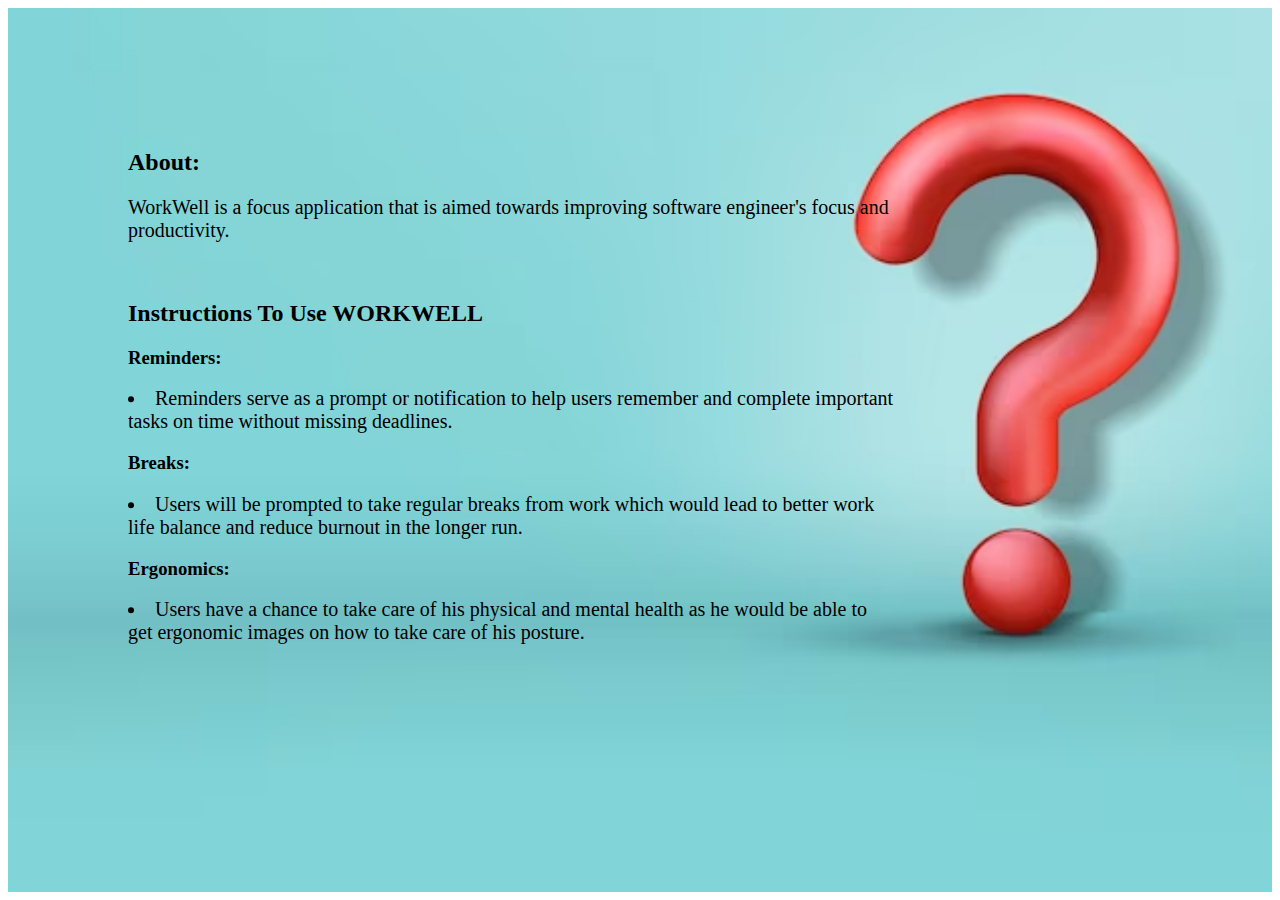
<file: help.html>
<html lang="en">
    <head>
        <title>Instructions To Use WORKWELL</title>
    </head>
    <style>
       .centered {
    position: absolute;
    top: 45%;
    left: 40%;
    transform: translate(-50%, -50%);
  }
        </style>
    <body> 
        <img src="background.avif" style="width:100%; height: 100%;">
        <div class="centered">
        <h2>About:</h2>
        <p style="font-size:20px">
            WorkWell is a focus application that is aimed towards improving software engineer's focus and productivity.</p>
            <br/>
        <h2>Instructions To Use WORKWELL</h2>
        <h3>Reminders:</h3>
        <li style="font-size:20px">Reminders serve as a prompt or notification to help users remember and complete important tasks on time without missing deadlines.</li>
        <h3>Breaks:</h3>
        <li style="font-size:20px">Users will be prompted to take regular breaks from work which would lead to better work life balance and reduce burnout in the longer run.</li>
        <h3>Ergonomics:</h3>
        <li style="font-size:20px">Users have a chance to take care of his physical and mental health as he would be able to get ergonomic images on how to take care of his posture. 
        </li>
        <br/><br/>
        
    </div>
    </body>
</html>
</file>
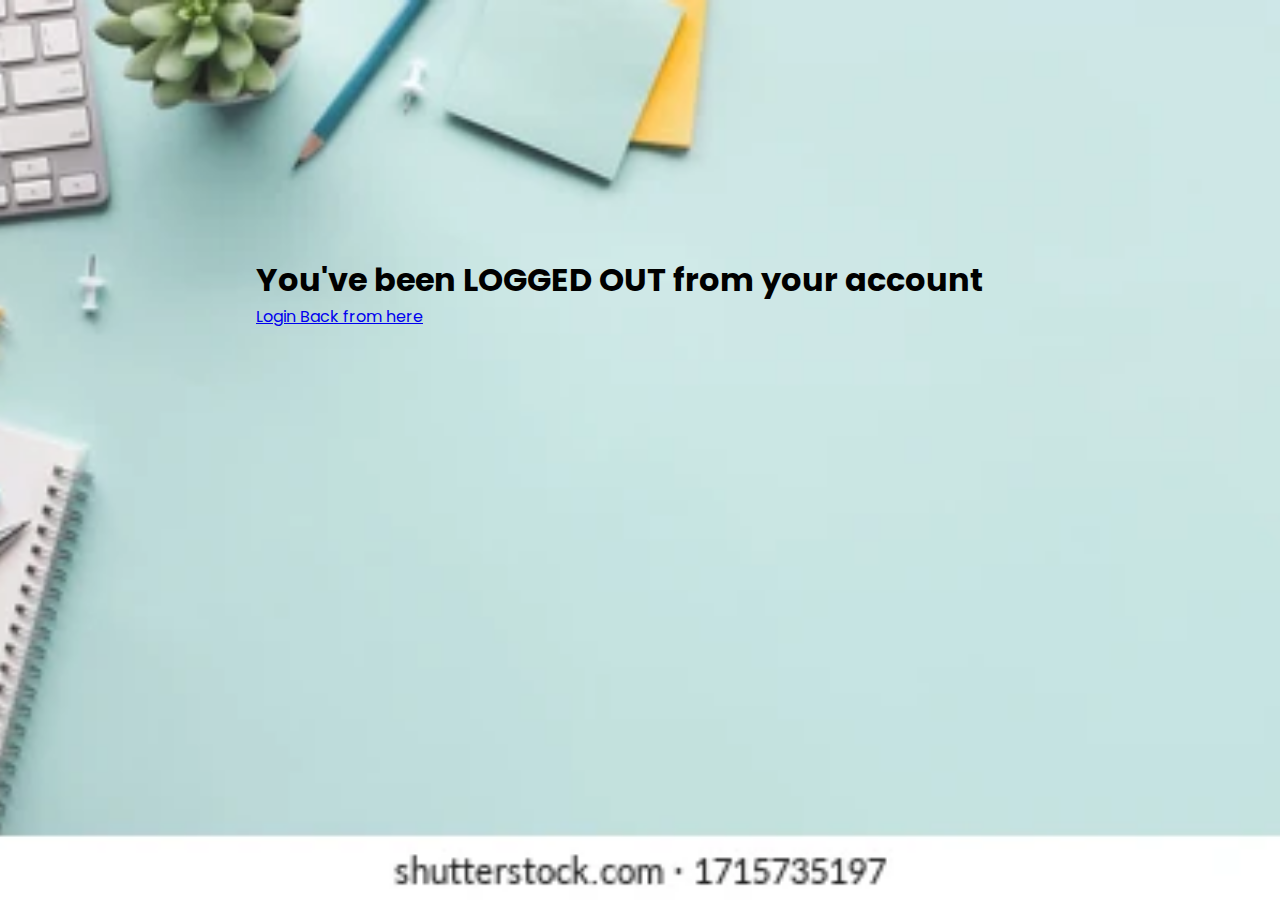
<file: loggedout.html>
<html lang="en">
    <head>
        <title>Loggedout</title>
        <link href="https://fonts.googleapis.com/css2?family=Poppins:wght@200&display=swap" rel="stylesheet">
        <link rel="stylesheet" href="style.css">
    </head>
    <style>
        html { 
  background: url(images/signup.webp) no-repeat center center fixed; 
  -webkit-background-size: cover;
  -moz-background-size: cover;
  -o-background-size: cover;
  background-size: cover;
}
.logout{
    margin-top: 20%;
    margin-left: 20%;
    align-items: center;
}
    
    </style>
    <body> 
        <div class="logout">
            <h1>You've been LOGGED OUT from your account</h3>
                <a href="login.php">Login Back from here</a>
        </div>

    </body>
</html>
</file>
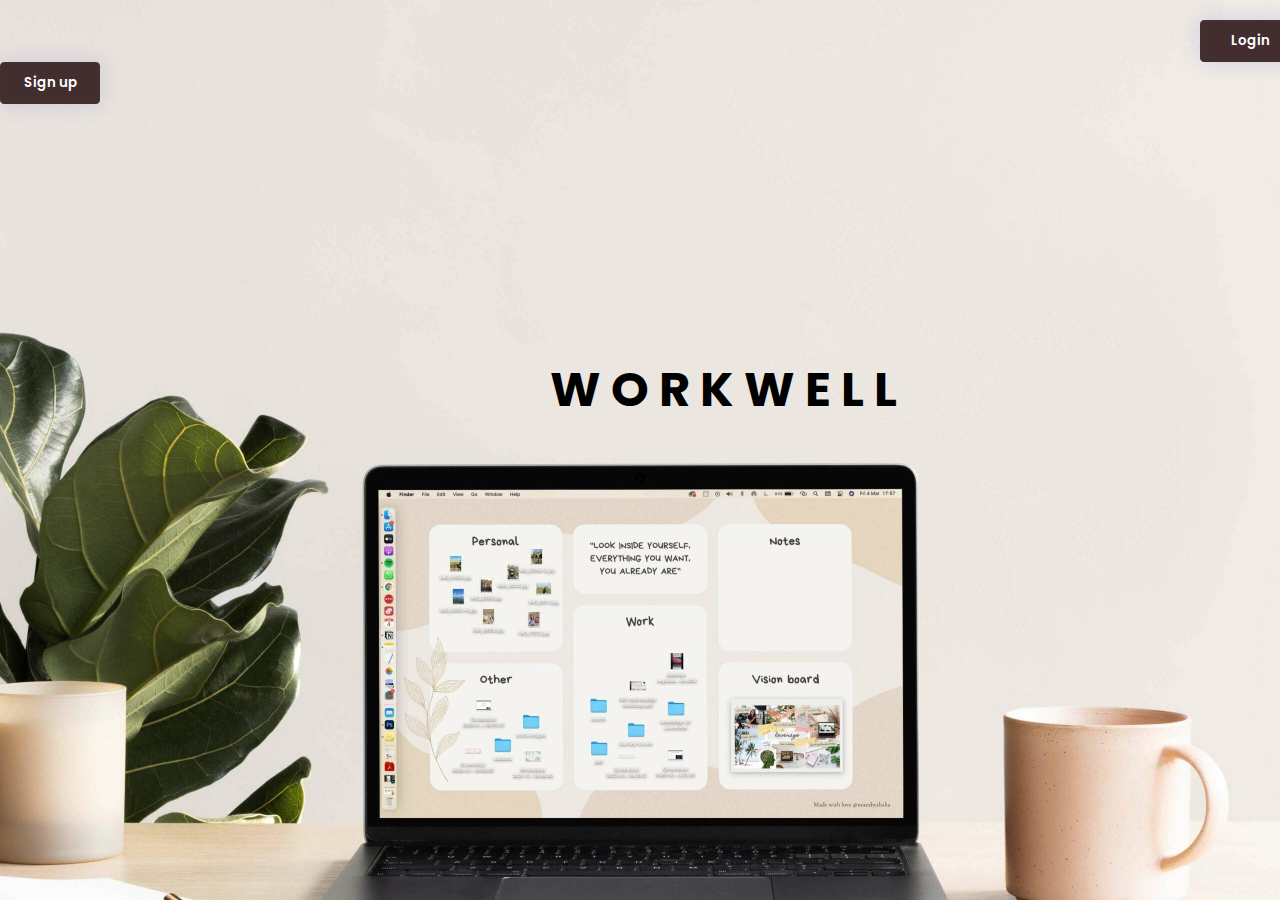
<file: main.html>
<!DOCTYPE html>
<html lang="en">
    <head>
        <meta charset="UTF-8">
        <meta name="viewport" content="width=device-width, initial-scale=1.0">
        <meta http-equiv="X-UA-Compatible" content="ie=edge">
        <link href="https://fonts.googleapis.com/css2?family=Poppins:wght@200&display=swap" rel="stylesheet">
        <link rel="stylesheet" href="style.css">
        <link
        rel="stylesheet"
        href="https://cdn.jsdelivr.net/npm/swiper@9/swiper-bundle.min.css"/>
        <title>Workwell</title>
        <style>
            html { 
            background: url(images/main1.jpeg) no-repeat center center fixed; 
            -webkit-background-size: cover;
            -moz-background-size: cover;
            -o-background-size: cover;
            background-size: cover;
            display: block;
            }
            /* h1{
                height: 10px;
                width: auto;
            
            margin-top:50%;
            margin-bottom: 50%;
            margin-left: 50%;
            margin-right: 50%;
            font-weight: bolder;
            text-orientation: sideways;
            }*/
            h1{
                orientation: center;
                margin-top: 250px;
                margin-left: 500px;
            }
        .reg {
        color: white;
        background-color: rgb(66, 46, 46);
        border: 1px solid rgb(66, 49, 49);
        margin-left:700px;
        margin: 0 auto;
        display: inline-block;
      }
      
      .log {
        color: white;
        background-color: rgb(66, 46, 46);
        border: 1px solid rgb(66, 49, 49);
        margin-left:800px;
        margin: 0 auto;
        display: inline-block;
      }
      
      .signin {
        width: 1000px;
        margin: 0 auto;
        display: inline;
        margin-left: 1200px;
        padding-top: 50px;
      }
      body
      {
        margin-top: 20px;
      }
      .title{
        font-weight: bolder;
        font-size: 3em;
        margin-top: 250px;
        margin-left:550px;
      }
            
        </style>
    </head>
    <body>
        <div class="signin">
            <button id="login" class="log" >Login</button>
            <button id="signup" class="reg">Sign up</button>
        </div>
            <div class="title">W O R K W E L L</div>
        
    <script type="text/javascript">
        document.getElementById("login").onclick = function () {
        location.href = "login.php";
        };

        document.getElementById("signup").onclick = function () {
        location.href = "signup.php";
        };
    </script>            
    </body>
</file>
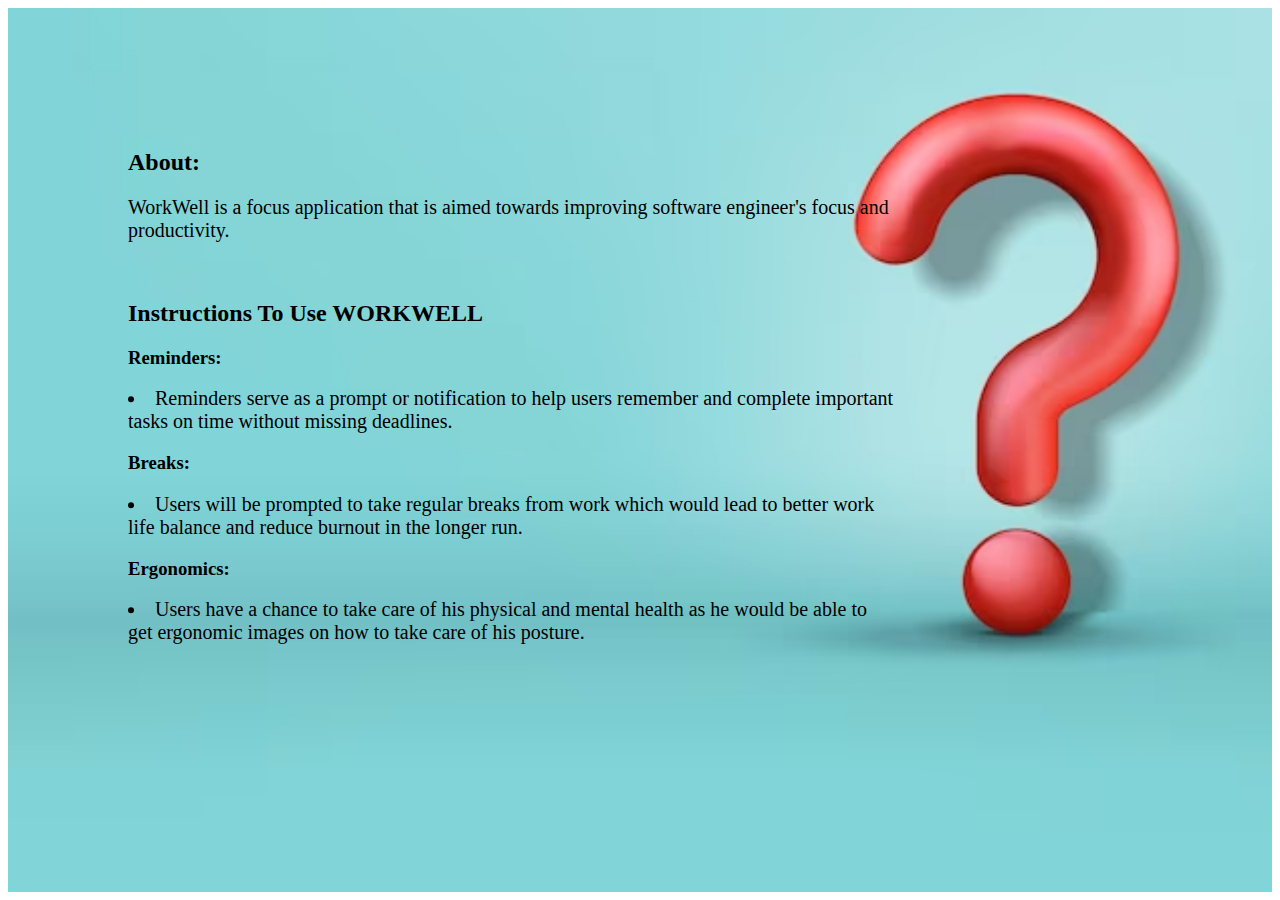
<file: html/help.html>
<html lang="en">
    <head>
        <title>Instructions To Use WORKWELL</title>
    </head>
    <style>
    /* Styling the HTML elements */
       .centered {
    position: absolute;
    top: 45%;
    left: 40%;
    transform: translate(-50%, -50%);
  }
        </style>
    <body> 
        <img src=" ../images/background.avif" style="width:100%; height: 100%;">
        <div class="centered">
        <h2>About:</h2>
        <p style="font-size:20px">
            WorkWell is a focus application that is aimed towards improving software engineer's focus and productivity.</p>
            <br/>
        <h2>Instructions To Use WORKWELL</h2>
        <!-- Adding instructions on how to use the WorkWell App -->
        <h3>Reminders:</h3>
        <!-- Adding Reminders -->
        <li style="font-size:20px">Reminders serve as a prompt or notification to help users remember and complete important tasks on time without missing deadlines.</li>
        <h3>Breaks:</h3>
        <!-- Adding Breaks -->
        <li style="font-size:20px">Users will be prompted to take regular breaks from work which would lead to better work life balance and reduce burnout in the longer run.</li>
        <h3>Ergonomics:</h3>
        <!-- Adding Ergonomics-->
        <li style="font-size:20px">Users have a chance to take care of his physical and mental health as he would be able to get ergonomic images on how to take care of his posture. 
        </li>
        <br/><br/>
    </div>
    </body>
</html>
</file>
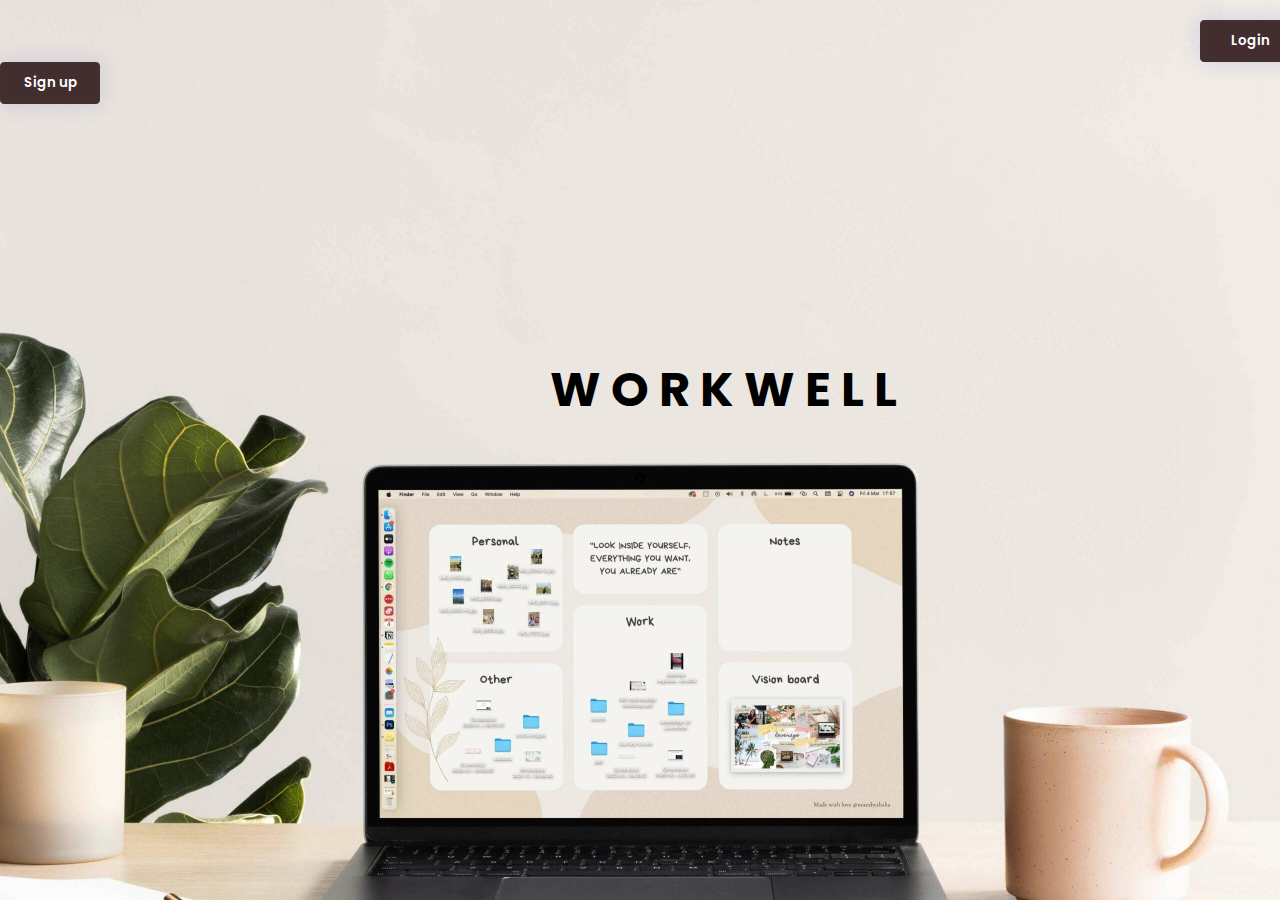
<file: html/home.html>
<!DOCTYPE html>
<html lang="en">
    <head>
        <meta charset="UTF-8">
        <meta name="viewport" content="width=device-width, initial-scale=1.0">
        <meta http-equiv="X-UA-Compatible" content="ie=edge">
        <link href="https://fonts.googleapis.com/css2?family=Poppins:wght@200&display=swap" rel="stylesheet">
        <link rel="stylesheet" href="../css/style.css">
        <link
        rel="stylesheet"
        href="https://cdn.jsdelivr.net/npm/swiper@9/swiper-bundle.min.css"/>
        <title>Workwell</title>
        <style>
          /* Styling the HTML elements */
            html { 
            background: url( ../images/main1.jpeg) no-repeat center center fixed; 
            -webkit-background-size: cover;
            -moz-background-size: cover;
            -o-background-size: cover;
            background-size: cover;
            display: block;
            }
            h1{
                orientation: center;
                margin-top: 250px;
                margin-left: 500px;
            }
        .reg {
        color: white;
        background-color: rgb(66, 46, 46);
        border: 1px solid rgb(66, 49, 49);
        margin-left:700px;
        margin: 0 auto;
        display: inline-block;
      }
      
      .log {
        color: white;
        background-color: rgb(66, 46, 46);
        border: 1px solid rgb(66, 49, 49);
        margin-left:800px;
        margin: 0 auto;
        display: inline-block;
      }
      
      .signin {
        width: 1000px;
        margin: 0 auto;
        display: inline;
        margin-left: 1200px;
        padding-top: 50px;
      }
      body
      {
        margin-top: 20px;
      }
      .title{
        font-weight: bolder;
        font-size: 3em;
        margin-top: 250px;
        margin-left:550px;
      }
            
        </style>
    </head>
    <body>
        <div class="signin">
            <button id="login" class="log" >Login</button>
            <button id="signup" class="reg">Sign up</button>
        </div>
            <div class="title">W O R K W E L L</div>
        
    <script type="text/javascript">
        document.getElementById("login").onclick = function () {
        // Opening login page on clicking Login button
        location.href = "../php/login.php";
        };

        document.getElementById("signup").onclick = function () {
        // Opening signup page on clicking Signup button
        location.href = "../php/signup.php";
        };
    </script>            
    </body>
</file>
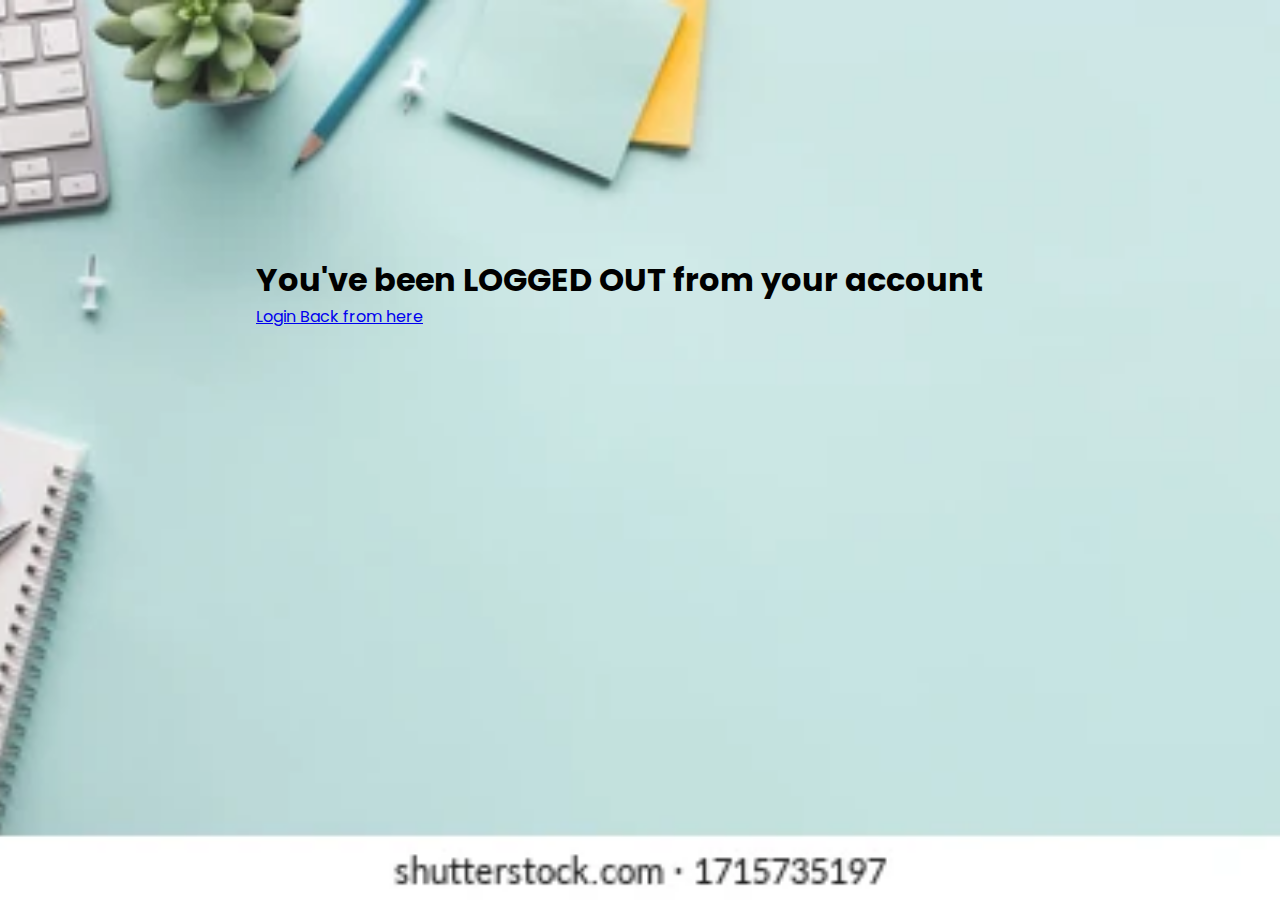
<file: html/logout.html>
<html lang="en">
    <head>
        <title>Loggedout</title>
        <link href="https://fonts.googleapis.com/css2?family=Poppins:wght@200&display=swap" rel="stylesheet">
        <link rel="stylesheet" href="../css/style.css">
    </head>
    <style>
        /* Styling the HTML elements */
        html { 
  background: url(../images/signup.webp) no-repeat center center fixed; 
  -webkit-background-size: cover;
  -moz-background-size: cover;
  -o-background-size: cover;
  background-size: cover;
}
.logout{
    margin-top: 20%;
    margin-left: 20%;
    align-items: center;
}
    
    </style>
    <body> 
        <div class="logout">
            <h1>You've been LOGGED OUT from your account</h3>
                <a href="../php/login.php">Login Back from here</a>
        </div>

    </body>
</html>
</file>
<file: style.css>
*{
    margin: 0;
    padding: 0;
    font-family: 'Poppins', sans-serif;
    box-sizing: border-box;
}
.hero{
    /* width: 100%;
    min-height: 100vh;
    background: #eceaff;
    color: #525252; */
    color: #525252;
    text-transform: uppercase;
    letter-spacing: 5px;
    justify-content: space-around;
    font-size: 15px;
}
nav{
    background: #1a1a1a;
    width: 100%;
    padding: 10px 10%;
    display: flex;
    justify-content: space-around;
    align-items: center;
    position: relative;
    margin-bottom: 5px;
}
.logo{
    width: 30px;
    justify-content: space-around;
} 
.user-pic{
    width: 40px;
    border-radius:50%;
    cursor: pointer;
    margin-left: 30px;
}
nav ul{
    width: 100%;
    text-align: right;
}
nav ul li{
    display: inline-block;
    list-style: none;
    margin: 10px 20px;
}
.heading {
    display: "inline-block"; 
    margin-right: 30px;
}
 nav ul li a{
    color: #fff;
    text-decoration: none;
 }
.sub-menu-wrap{
    position: absolute;
    top: 100%;
    right: 10%;
    width: 320px;
    max-height: 0px;
    overflow: hidden;
    transition: max-height 0.5s;
}
.sub-menu-wrap.open-menu{
    max-height: 400px;
}
.sub-menu{
    background: #fff;
    padding: 10px;
    margin: 20px;
}
.user-info{
    display: flex;
    align-items: center;
}
.user-info h3{
    font-weight: 500;
}
.user-info img{
    width: 60px;
    border-radius: 50%;
    margin-right: 15px;
}
.sub-menu hr{
    border: 0;
    height: 1px;
    width: 100%; 
    background: #ccc;
    margin: 15px 0 10px;
}
.sub-menu-link{
    display: flex;
    align-items: center;
    text-decoration: none;
    color: #525252;
    margin: 12px 0;
}
.sub-menu-link p{
    width: 100%;
}
.sub-menu-link img{
    width: 40px;
    background: #e5e5e5;
    border-radius: 50%;
    padding: 8px;
    margin-right: 15px;
}
.sub-menu-link span{
    font-size: 22px;
    transition: transform 0.5s;
}
.sub-menu-link:hover span{
    transform: translateX(5px);
}
.sub-menu-link:hover p{
    font-weight: 600;

}
.nav-links{
    display: flex;
    justify-content: space-around;
    word-spacing: 2em;
    width: 100%;
    
}
.nav-links li{
    list-style: none;
}

.nav-links a{
    color: rgb(226,226,226);
    text-decoration: none;
    letter-spacing: 2px;
    /* font-weight: bold; */
    font-size: 14px;
}
.content{
        margin-left:40%;
        width: 60%;
        padding: 40px;
      }
      .circle {
        background: gold;
        width: 40px; 
        height: 40px;
        border-radius: 50%;
        display: flex; /* or inline-flex */
        align-items: center; 
        justify-content: center;
      }
      .container{
        width: 120%;
        height: 100vh;
        /* background: #222; */
        display: flex;
        align-items: center;
        justify-content: center;
    
    }
    .swiper{
        width: 100%;
        height: fit-content;
    }
    .swiper-slide img{
        background-position: center center;
        background-repeat: no-repeat;
        background-size: contain;
        width: 100vw;
        height: 100vh;
    }
    body{
        overflow: hidden;
    
    }
    .centered{
        position: absolute;
      top: 50%;
      left: 75%;
      transform: translate(-50%, -50%);
    }
    .h1{
        font-family: "Lucida Console", "Courier New", monospace;
        color: white;
    }
    .popup{
        width: 400px;
        background: #fff;
        border-radius: 6px;
        position: absolute;
        top: 0;
        left: 50%;
        transform: translate(-50%, -50%) scale(0.1); 
        text-align: center;
        padding: 0 30px 30px;
        color: #333;
        visibility: hidden;
        transition: transform 0.4s, top 0.4s;
    }
    .open-popup{
        visibility: visible;
        top: 50%;
        transform: translate(-50%, -50%) scale(1);    
    }
    .popup img{
        width: 100px;
        margin-top: -50px;
        border-radius: 50%;
        box-shadow: 0 2px 5px rgba(0, 0, 0, 0.2);
    }
    .popup h2{
        font-size: 38px;
        font-weight: 500;
        margin: 30px 0 10px;
    }
    .popup button{
        width: 50%;
        margin-top: 50px;
        padding: 10px 0;
        background: #6845a0;
        color: #fff;
        border: 0;
        outline: none;
        font-size: 18px;
        border-radius: 4px;
        cursor: pointer;
        box-shadow: 0 5px 5px rgba(0, 0, 0, 0.2);
    }

    .popups{
        width: 400px;
        background: #fff;
        border-radius: 6px;
        position: absolute;
        top: 0;
        left: 50%;
        transform: translate(-50%, -50%) scale(0.1); 
        text-align: center;
        padding: 0 30px 30px;
        color: #333;
        visibility: hidden;
        transition: transform 0.4s, top 0.4s;
    }
    .open-popups{
        visibility: visible;
        top: 50%;
        transform: translate(-50%, -50%) scale(1);    
    }
    .popups img{
        width: 100px;
        margin-top: -50px;
        border-radius: 50%;
        box-shadow: 0 2px 5px rgba(0, 0, 0, 0.2);
    }
    .popups h2{
        font-size: 38px;
        font-weight: 500;
        margin: 30px 0 10px;
    }
    .popups button{
        width: 50%;
        margin-top: 50px;
        padding: 10px 0;
        background: #6845a0;
        color: #fff;
        border: 0;
        outline: none;
        font-size: 18px;
        border-radius: 4px;
        cursor: pointer;
        box-shadow: 0 5px 5px rgba(0, 0, 0, 0.2);
    }
    .popupr{
        width: 400px;
        background: #fff;
        border-radius: 6px;
        position: absolute;
        top: 0;
        left: 50%;
        transform: translate(-50%, -50%) scale(0.1); 
        text-align: center;
        padding: 0 30px 30px;
        color: #333;
        visibility: hidden;
        transition: transform 0.4s, top 0.4s;
    }
    .open-popupr{
        visibility: visible;
        top: 50%;
        transform: translate(-50%, -50%) scale(1);    
    }
    .popupr img{
        width: 100px;
        margin-top: -50px;
        border-radius: 50%;
        box-shadow: 0 2px 5px rgba(0, 0, 0, 0.2);
    }
    .popupr h2{
        font-size: 38px;
        font-weight: 500;
        margin: 30px 0 10px;
    }
    .popupr button{
        width: 50%;
        margin-top: 50px;
        padding: 10px 0;
        background: #6845a0;
        color: #fff;
        border: 0;
        outline: none;
        font-size: 18px;
        border-radius: 4px;
        cursor: pointer;
        box-shadow: 0 5px 5px rgba(0, 0, 0, 0.2);
    }
    .popupw{
        width: 400px;
        background: #fff;
        border-radius: 6px;
        position: absolute;
        top: 0;
        left: 50%;
        transform: translate(-50%, -50%) scale(0.1); 
        text-align: center;
        padding: 0 30px 30px;
        color: #333;
        visibility: hidden;
        transition: transform 0.4s, top 0.4s;
    }
    .open-popupw{
        visibility: visible;
        top: 50%;
        transform: translate(-50%, -50%) scale(1);    
    }
    .popupw img{
        width: 100px;
        margin-top: -50px;
        border-radius: 50%;
        box-shadow: 0 2px 5px rgba(0, 0, 0, 0.2);
    }
    .popupw h2{
        font-size: 38px;
        font-weight: 500;
        margin: 30px 0 10px;
    }
    .popupw button{
        width: 50%;
        margin-top: 50px;
        padding: 10px 0;
        background: #6845a0;
        color: #fff;
        border: 0;
        outline: none;
        font-size: 18px;
        border-radius: 4px;
        cursor: pointer;
        box-shadow: 0 5px 5px rgba(0, 0, 0, 0.2);
    }
    .timertext h1{
        margin-left: 40%;

    }

      button {
        cursor: pointer;
        border: 0;
        border-radius: 4px;
        font-weight: 600;
        margin: 0 10px;
        width: 100px;
        padding: 10px 0;
        box-shadow: 0 0 20px rgba(104, 85, 224, 0.2);
        transition: 0.4s;
      }
      
      
      button:hover {
        color: white;
        box-shadow: 0 0 20px rgba(104, 85, 224, 0.6);
        background-color: rgba(104, 85, 224, 1);
      }
</file>
<file: css/style.css>
/* Styling all the HTML components in the respective signin and login pages */
*{
    margin: 0;
    padding: 0;
    font-family: 'Poppins', sans-serif;
    box-sizing: border-box;
}
.hero{
    color: #525252;
    text-transform: uppercase;
    letter-spacing: 5px;
    justify-content: space-around;
    font-size: 15px;
}
nav{
    background: #1a1a1a;
    width: 100%;
    padding: 10px 10%;
    display: flex;
    justify-content: space-around;
    align-items: center;
    position: relative;
    margin-bottom: 5px;
}
.logo{
    width: 30px;
    justify-content: space-around;
} 
.user-pic{
    width: 40px;
    border-radius:50%;
    cursor: pointer;
    margin-left: 30px;
}
nav ul{
    width: 100%;
    text-align: right;
}
nav ul li{
    display: inline-block;
    list-style: none;
    margin: 10px 20px;
}
.heading {
    display: "inline-block"; 
    margin-right: 30px;
}
 nav ul li a{
    color: #fff;
    text-decoration: none;
 }
.sub-menu-wrap{
    position: absolute;
    top: 100%;
    right: 10%;
    width: 320px;
    max-height: 0px;
    overflow: hidden;
    transition: max-height 0.5s;
}
.sub-menu-wrap.open-menu{
    max-height: 400px;
}
.sub-menu{
    background: #fff;
    padding: 10px;
    margin: 20px;
}
.user-info{
    display: flex;
    align-items: center;
}
.user-info h3{
    font-weight: 500;
}
.user-info img{
    width: 60px;
    border-radius: 50%;
    margin-right: 15px;
}
.sub-menu hr{
    border: 0;
    height: 1px;
    width: 100%; 
    background: #ccc;
    margin: 15px 0 10px;
}
.sub-menu-link{
    display: flex;
    align-items: center;
    text-decoration: none;
    color: #525252;
    margin: 12px 0;
}
.sub-menu-link p{
    width: 100%;
}
.sub-menu-link img{
    width: 40px;
    background: #e5e5e5;
    border-radius: 50%;
    padding: 8px;
    margin-right: 15px;
}
.sub-menu-link span{
    font-size: 22px;
    transition: transform 0.5s;
}
.sub-menu-link:hover span{
    transform: translateX(5px);
}
.sub-menu-link:hover p{
    font-weight: 600;

}
.nav-links{
    display: flex;
    justify-content: space-around;
    word-spacing: 2em;
    width: 100%;
    
}
.nav-links li{
    list-style: none;
}

.nav-links a{
    color: rgb(226,226,226);
    text-decoration: none;
    letter-spacing: 2px;
    /* font-weight: bold; */
    font-size: 14px;
}
.content{
        margin-left:40%;
        width: 60%;
        padding: 40px;
      }
      .circle {
        background: gold;
        width: 40px; 
        height: 40px;
        border-radius: 50%;
        display: flex; /* or inline-flex */
        align-items: center; 
        justify-content: center;
      }
      .container{
        width: 120%;
        height: 100vh;
        /* background: #222; */
        display: flex;
        align-items: center;
        justify-content: center;
    
    }
    .swiper{
        width: 100%;
        height: fit-content;
    }
    .swiper-slide img{
        background-position: center center;
        background-repeat: no-repeat;
        background-size: contain;
        width: 100vw;
        height: 100vh;
    }
    body{
        overflow: hidden;
    
    }
    .centered{
        position: absolute;
      top: 50%;
      left: 75%;
      transform: translate(-50%, -50%);
    }
    .h1{
        font-family: "Lucida Console", "Courier New", monospace;
        color: white;
    }
    .popup{
        width: 400px;
        background: #fff;
        border-radius: 6px;
        position: absolute;
        top: 0;
        left: 50%;
        transform: translate(-50%, -50%) scale(0.1); 
        text-align: center;
        padding: 0 30px 30px;
        color: #333;
        visibility: hidden;
        transition: transform 0.4s, top 0.4s;
    }
    .open-popup{
        visibility: visible;
        top: 50%;
        transform: translate(-50%, -50%) scale(1);    
    }
    .popup img{
        width: 100px;
        margin-top: -50px;
        border-radius: 50%;
        box-shadow: 0 2px 5px rgba(0, 0, 0, 0.2);
    }
    .popup h2{
        font-size: 38px;
        font-weight: 500;
        margin: 30px 0 10px;
    }
    .popup button{
        width: 50%;
        margin-top: 50px;
        padding: 10px 0;
        background: #6845a0;
        color: #fff;
        border: 0;
        outline: none;
        font-size: 18px;
        border-radius: 4px;
        cursor: pointer;
        box-shadow: 0 5px 5px rgba(0, 0, 0, 0.2);
    }

    .popups{
        width: 400px;
        background: #fff;
        border-radius: 6px;
        position: absolute;
        top: 0;
        left: 50%;
        transform: translate(-50%, -50%) scale(0.1); 
        text-align: center;
        padding: 0 30px 30px;
        color: #333;
        visibility: hidden;
        transition: transform 0.4s, top 0.4s;
    }
    .open-popups{
        visibility: visible;
        top: 50%;
        transform: translate(-50%, -50%) scale(1);    
    }
    .popups img{
        width: 100px;
        margin-top: -50px;
        border-radius: 50%;
        box-shadow: 0 2px 5px rgba(0, 0, 0, 0.2);
    }
    .popups h2{
        font-size: 38px;
        font-weight: 500;
        margin: 30px 0 10px;
    }
    .popups button{
        width: 50%;
        margin-top: 50px;
        padding: 10px 0;
        background: #6845a0;
        color: #fff;
        border: 0;
        outline: none;
        font-size: 18px;
        border-radius: 4px;
        cursor: pointer;
        box-shadow: 0 5px 5px rgba(0, 0, 0, 0.2);
    }
    .popupr{
        width: 400px;
        background: #fff;
        border-radius: 6px;
        position: absolute;
        top: 0;
        left: 50%;
        transform: translate(-50%, -50%) scale(0.1); 
        text-align: center;
        padding: 0 30px 30px;
        color: #333;
        visibility: hidden;
        transition: transform 0.4s, top 0.4s;
    }
    .open-popupr{
        visibility: visible;
        top: 50%;
        transform: translate(-50%, -50%) scale(1);    
    }
    .popupr img{
        width: 100px;
        margin-top: -50px;
        border-radius: 50%;
        box-shadow: 0 2px 5px rgba(0, 0, 0, 0.2);
    }
    .popupr h2{
        font-size: 38px;
        font-weight: 500;
        margin: 30px 0 10px;
    }
    .popupr button{
        width: 50%;
        margin-top: 50px;
        padding: 10px 0;
        background: #6845a0;
        color: #fff;
        border: 0;
        outline: none;
        font-size: 18px;
        border-radius: 4px;
        cursor: pointer;
        box-shadow: 0 5px 5px rgba(0, 0, 0, 0.2);
    }
    .popupw{
        width: 400px;
        background: #fff;
        border-radius: 6px;
        position: absolute;
        top: 0;
        left: 50%;
        transform: translate(-50%, -50%) scale(0.1); 
        text-align: center;
        padding: 0 30px 30px;
        color: #333;
        visibility: hidden;
        transition: transform 0.4s, top 0.4s;
    }
    .open-popupw{
        visibility: visible;
        top: 50%;
        transform: translate(-50%, -50%) scale(1);    
    }
    .popupw img{
        width: 100px;
        margin-top: -50px;
        border-radius: 50%;
        box-shadow: 0 2px 5px rgba(0, 0, 0, 0.2);
    }
    .popupw h2{
        font-size: 38px;
        font-weight: 500;
        margin: 30px 0 10px;
    }
    .popupw button{
        width: 50%;
        margin-top: 50px;
        padding: 10px 0;
        background: #6845a0;
        color: #fff;
        border: 0;
        outline: none;
        font-size: 18px;
        border-radius: 4px;
        cursor: pointer;
        box-shadow: 0 5px 5px rgba(0, 0, 0, 0.2);
    }
    .timertext h1{
        margin-left: 40%;

    }

      button {
        cursor: pointer;
        border: 0;
        border-radius: 4px;
        font-weight: 600;
        margin: 0 10px;
        width: 100px;
        padding: 10px 0;
        box-shadow: 0 0 20px rgba(104, 85, 224, 0.2);
        transition: 0.4s;
      }
      
      
      button:hover {
        color: white;
        box-shadow: 0 0 20px rgba(104, 85, 224, 0.6);
        background-color: rgba(104, 85, 224, 1);
      }
</file>
